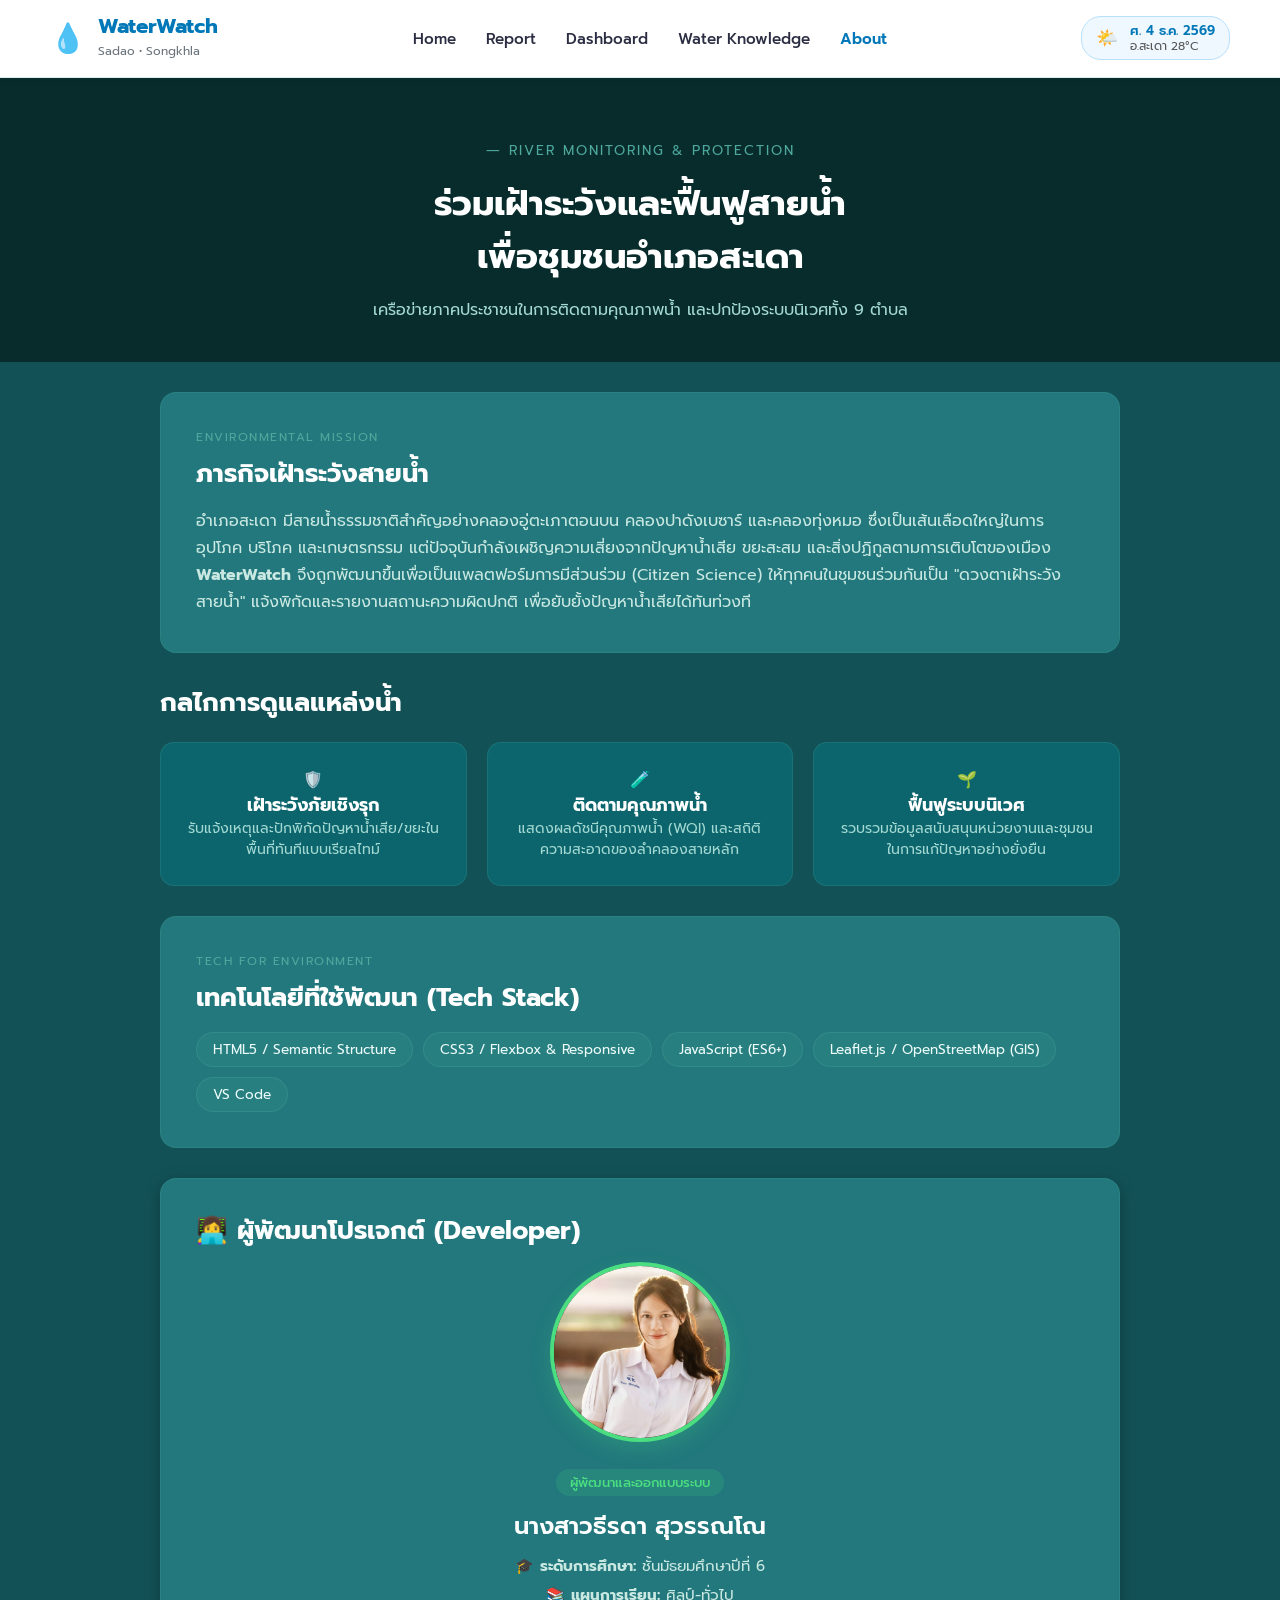
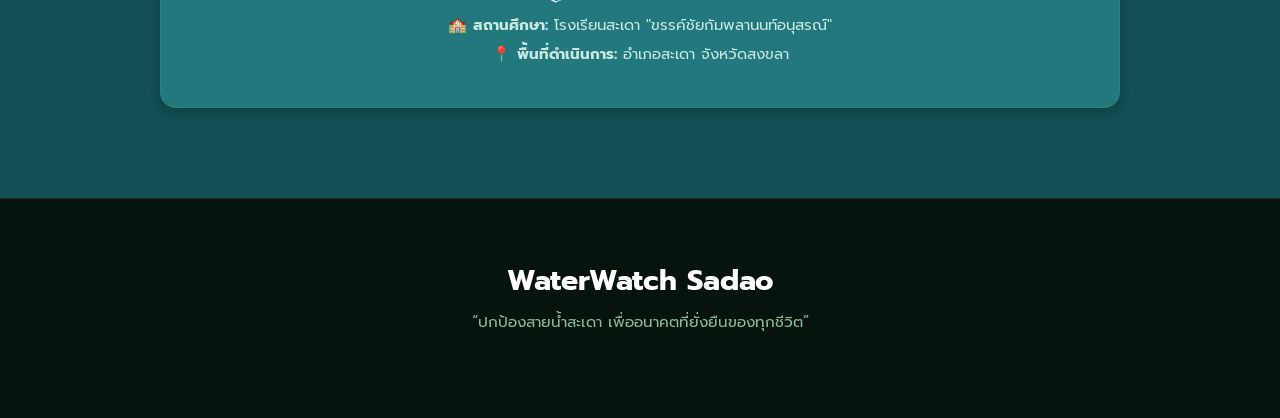
<file: about.html>
<!DOCTYPE html>
<html lang="th">
<head>
    <meta charset="UTF-8">
    <meta name="viewport" content="width=device-width, initial-scale=1.0">
    <title>About - WaterWatch เฝ้าระวังแหล่งน้ำสะเดา</title>
    <!-- Google Fonts -->
    <link href="https://fonts.googleapis.com/css2?family=Prompt:wght@300;400;500;600;700&display=swap" rel="stylesheet">
    <!-- Style CSS -->
    <link rel="stylesheet" href="style.css">
</head>
<body class="about-page">

    <!-- Header / Navbar -->
    <!-- แทนที่แท็ก header เดิมด้วยชุดนี้ -->
<header class="navbar" style="position: sticky !important; top: 0 !important; z-index: 99999 !important; display: flex; justify-content: space-between; align-items: center; padding: 15px 5%; background: #ffffff !important; box-shadow: 0 2px 8px rgba(0,0,0,0.1); box-sizing: border-box; width: 100%;">
    <div class="logo" style="display: flex; align-items: center; gap: 10px;">
        <span class="logo-icon" style="font-size: 24px;">💧</span>
        <div class="logo-text">
            <h2 style="margin: 0; font-size: 20px; color: #0077b6;">WaterWatch</h2>
            <small style="color: #666;">Sadao • Songkhla</small>
        </div>
    </div>
    
    <nav class="nav-menu">
        <a href="index.html">Home</a>
        <a href="report.html">Report</a>
        <a href="dashboard.html">Dashboard</a>
        <a href="knowledge.html">Water Knowledge</a>
        <a href="about.html" class="active">About</a>
    </nav>

    <div class="weather-date-widget" style="display: flex; align-items: center; gap: 12px; background: #f0f8ff; padding: 6px 14px; border-radius: 20px; border: 1px solid #b6e0fe;">
        <span style="font-size: 18px;">🌤️</span>
        <div style="font-size: 13px; color: #333; line-height: 1.2;">
            <div id="current-date" style="font-weight: 600; color: #0077b6;">กำลังโหลดวันที่...</div>
            <div style="color: #555; font-size: 12px;">อ.สะเดา 28°C</div>
        </div>
    </div>
</header> 

    <!-- Hero Header ธีมเฝ้าระวังสายน้ำ -->
    <header class="about-hero">
        <div class="about-hero-content">
            <span class="tagline">― RIVER MONITORING & PROTECTION</span>
            <h1>ร่วมเฝ้าระวังและฟื้นฟูสายน้ำ<br>เพื่อชุมชนอำเภอสะเดา</h1>
            <p>เครือข่ายภาคประชาชนในการติดตามคุณภาพน้ำ และปกป้องระบบนิเวศทั้ง 9 ตำบล</p>
        </div>
    </header>

    <!-- Content Section -->
    <main class="about-container">

        <!-- 1. ที่มาและความสำคัญ -->
        <section class="about-card">
            <span class="card-badge">ENVIRONMENTAL MISSION</span>
            <h2>ภารกิจเฝ้าระวังสายน้ำ</h2>
            <p>
                อำเภอสะเดา มีสายน้ำธรรมชาติสำคัญอย่างคลองอู่ตะเภาตอนบน คลองปาดังเบซาร์ และคลองทุ่งหมอ ซึ่งเป็นเส้นเลือดใหญ่ในการอุปโภค บริโภค และเกษตรกรรม แต่ปัจจุบันกำลังเผชิญความเสี่ยงจากปัญหาน้ำเสีย ขยะสะสม และสิ่งปฏิกูลตามการเติบโตของเมือง
            </p>
            <p>
                <strong>WaterWatch</strong> จึงถูกพัฒนาขึ้นเพื่อเป็นแพลตฟอร์มการมีส่วนร่วม (Citizen Science) ให้ทุกคนในชุมชนร่วมกันเป็น "ดวงตาเฝ้าระวังสายน้ำ" แจ้งพิกัดและรายงานสถานะความผิดปกติ เพื่อยับยั้งปัญหาน้ำเสียได้ทันท่วงที
            </p>
        </section>

        <!-- 2. วัตถุประสงค์ (Grid) -->
        <section class="about-section-grid">
            <h2 class="grid-section-title">กลไกการดูแลแหล่งน้ำ</h2>
            <div class="goals-grid">
                <div class="goal-item">
                    <span class="goal-icon">🛡️</span>
                    <h3>เฝ้าระวังภัยเชิงรุก</h3>
                    <p>รับแจ้งเหตุและปักพิกัดปัญหาน้ำเสีย/ขยะในพื้นที่ทันทีแบบเรียลไทม์</p>
                </div>
                <div class="goal-item">
                    <span class="goal-icon">🧪</span>
                    <h3>ติดตามคุณภาพน้ำ</h3>
                    <p>แสดงผลดัชนีคุณภาพน้ำ (WQI) และสถิติความสะอาดของลำคลองสายหลัก</p>
                </div>
                <div class="goal-item">
                    <span class="goal-icon">🌱</span>
                    <h3>ฟื้นฟูระบบนิเวศ</h3>
                    <p>รวบรวมข้อมูลสนับสนุนหน่วยงานและชุมชนในการแก้ปัญหาอย่างยั่งยืน</p>
                </div>
            </div>
        </section>

        <!-- 3. เครื่องมือและเทคโนโลยี -->
        <section class="about-card tech-card">
            <span class="card-badge">TECH FOR ENVIRONMENT</span>
            <h2>เทคโนโลยีที่ใช้พัฒนา (Tech Stack)</h2>
            <div class="tech-tags">
                <span class="tech-tag">HTML5 / Semantic Structure</span>
                <span class="tech-tag">CSS3 / Flexbox & Responsive</span>
                <span class="tech-tag">JavaScript (ES6+)</span>
                <span class="tech-tag">Leaflet.js / OpenStreetMap (GIS)</span>
                <span class="tech-tag">VS Code</span>
            </div>
        </section>

<!-- ส่วนข้อมูลผู้พัฒนา (Developer) -->
<div class="about-card" style="background: #1a2321; border-radius: 16px; padding: 40px; box-shadow: 0 4px 16px rgba(0,0,0,0.3); margin-bottom: 30px; border: 1px solid #2a3b37;">
    <h2 class="section-title" style="color: #4ade80; text-align: center; font-size: 24px; margin-top: 0; margin-bottom: 30px;">👩‍💻 ผู้พัฒนาโปรเจกต์ (Developer)</h2>
    
    <!-- ใช้โครงสร้างแบบตารางหรือบล็อกอิสระ ป้องกัน CSS นอกไฟล์มาดึงตำแหน่ง -->
    <div style="text-align: center;">
        
        <!-- กรอบรูปโปรไฟล์วงกลม -->
        <div style="width: 180px; height: 180px; border-radius: 50%; overflow: hidden; border: 4px solid #4ade80; box-shadow: 0 8px 20px rgba(74, 222, 128, 0.2); background: #121816; display: inline-block; margin-bottom: 20px;">
            <img src="6949.jpg" alt="นางสาวธีรดา สุวรรณโณ" style="width: 100%; height: 100%; object-fit: cover; object-position: center top; display: block;">
        </div>
        
        <!-- ข้อมูลรายละเอียดผู้พัฒนา -->
        <div style="transform: none !important; margin-top: 0 !important;">
            <div style="margin-bottom: 12px;">
                <span style="display: inline-block; background: rgba(74, 222, 128, 0.15); color: #4ade80; padding: 4px 14px; border-radius: 20px; font-size: 13px; font-weight: 500;">ผู้พัฒนาและออกแบบระบบ</span>
            </div>
            <h3 style="margin: 0 0 10px 0; color: #ffffff; font-size: 24px; font-weight: 600; transform: none !important;">นางสาวธีรดา สุวรรณโณ</h3>
            <div style="color: #b0bec5; font-size: 15px; line-height: 1.8; transform: none !important;">
                <p style="margin: 4px 0;">🎓 <strong>ระดับการศึกษา:</strong> ชั้นมัธยมศึกษาปีที่ 6</p>
                <p style="margin: 4px 0;">📚 <strong>แผนการเรียน:</strong> ศิลป์-ทั่วไป</p>
                <p style="margin: 4px 0;">🏫 <strong>สถานศึกษา:</strong> โรงเรียนสะเดา "ขรรค์ชัยกัมพลานนท์อนุสรณ์"</p>
                <p style="margin: 4px 0;">📍 <strong>พื้นที่ดำเนินการ:</strong> อำเภอสะเดา จังหวัดสงขลา</p>
            </div>
        </div>

    </div>
</div>
        </section>

    </main>

    <!-- Footer -->
    <footer class="story-footer">
        <div class="footer-content">
            <h2>WaterWatch Sadao</h2>
            <p>“ปกป้องสายน้ำสะเดา เพื่ออนาคตที่ยั่งยืนของทุกชีวิต”</p>

        </div>
    </footer>
<script>
        document.addEventListener("DOMContentLoaded", function() {
            const dateElement = document.getElementById('current-date');
            if (dateElement) {
                const options = { year: 'numeric', month: 'short', day: 'numeric', weekday: 'short' };
                const today = new Date().toLocaleDateString('th-TH', options);
                dateElement.textContent = today;
            }
        });
    </script>
</body>
</html>
</file>
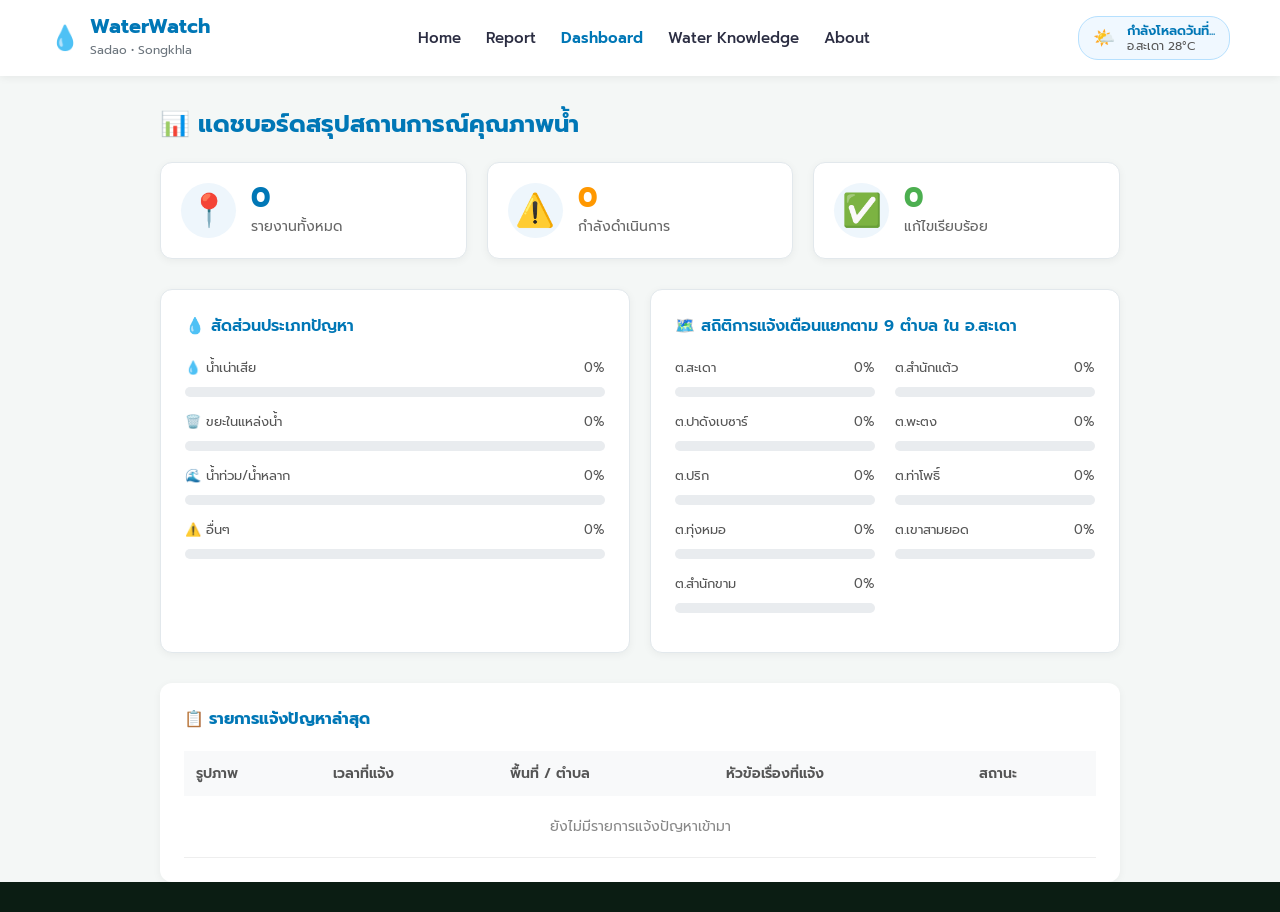
<file: dashboard.html>
<!DOCTYPE html>
<html lang="th">
<head>
    <meta charset="UTF-8">
    <meta name="viewport" content="width=device-width, initial-scale=1.0">
    <title>WaterWatch - แดชบอร์ดสรุปสถานการณ์</title>
    <!-- Google Fonts Prompt -->
    <link href="https://fonts.googleapis.com/css2?family=Prompt:wght@300;400;500;600;700&display=swap" rel="stylesheet">
    <link rel="stylesheet" href="style.css">

    <style>
        body {
            font-family: 'Prompt', sans-serif;
            background-color: #f4f7f6;
            margin: 0;
            padding: 0;
            color: #333;
        }

        /* Container การจัดวาง */
        .dashboard-container {
            max-width: 1000px;
            margin: 30px auto;
            padding: 0 20px;
        }

        /* Stat Cards */
        .stat-cards-grid {
            display: grid;
            grid-template-columns: repeat(auto-fit, minmax(250px, 1fr));
            gap: 20px;
            margin-bottom: 30px;
        }

        .stat-card {
            background: #ffffff;
            padding: 20px;
            border-radius: 12px;
            box-shadow: 0 2px 8px rgba(0,0,0,0.05);
            display: flex;
            align-items: center;
            gap: 15px;
        }

        .stat-icon {
            font-size: 32px;
            padding: 12px;
            border-radius: 50%;
            background: #eef6fc;
        }

        .stat-number {
            font-size: 28px;
            font-weight: 700;
            color: #0077b6;
            line-height: 1;
        }

        .stat-label {
            font-size: 14px;
            color: #666;
            margin-top: 4px;
        }

        /* Charts Grid */
        .charts-main-grid {
            display: grid;
            grid-template-columns: 1fr 1fr;
            gap: 20px;
            margin-bottom: 30px;
        }

        @media (max-width: 768px) {
            .charts-main-grid {
                grid-template-columns: 1fr;
            }
        }

        .chart-box {
            background: #ffffff;
            padding: 24px;
            border-radius: 12px;
            box-shadow: 0 2px 8px rgba(0,0,0,0.05);
        }

        .chart-box h4 {
            margin-top: 0;
            margin-bottom: 20px;
            color: #0077b6;
            font-size: 16px;
        }

        /* Bar Item */
        .chart-bar-item {
            margin-bottom: 15px;
        }

        .chart-bar-label {
            display: flex;
            justify-content: space-between;
            font-size: 13px;
            margin-bottom: 5px;
            color: #555;
        }

        .bar-bg {
            background: #e9ecef;
            height: 10px;
            border-radius: 10px;
            overflow: hidden;
        }

        .bar-fill {
            height: 100%;
            border-radius: 10px;
            transition: width 0.5s ease;
        }

        .bar-fill.blue { background-color: #0077b6; }
        .bar-fill.green { background-color: #28a745; }

        .charts-grid-2col {
            display: grid;
            grid-template-columns: 1fr 1fr;
            gap: 20px;
        }

        /* Table */
        .table-box {
            background: #ffffff;
            padding: 24px;
            border-radius: 12px;
            box-shadow: 0 2px 8px rgba(0,0,0,0.05);
        }

        .table-box h4 {
            margin-top: 0;
            margin-bottom: 20px;
            color: #0077b6;
        }

        .report-table {
            width: 100%;
            border-collapse: collapse;
            text-align: left;
            font-size: 14px;
        }

        .report-table th {
            background-color: #f8f9fa;
            padding: 12px;
            color: #555;
            font-weight: 600;
        }

        .report-table td {
            padding: 12px;
            border-bottom: 1px solid #eeeeee;
            vertical-align: middle;
        }

        .badge-status {
            padding: 4px 10px;
            border-radius: 12px;
            font-size: 12px;
            font-weight: 500;
            background: #fff3cd;
            color: #856404;
        }
    </style>
</head>
<body>

    <!-- Header / Navbar -->
    <!-- แทนที่แท็ก header เดิมด้วยชุดนี้ -->
<header class="navbar" style="position: sticky !important; top: 0 !important; z-index: 99999 !important; display: flex; justify-content: space-between; align-items: center; padding: 15px 5%; background: #ffffff !important; box-shadow: 0 2px 8px rgba(0,0,0,0.1); box-sizing: border-box; width: 100%;">
    <div class="logo" style="display: flex; align-items: center; gap: 10px;">
        <span class="logo-icon" style="font-size: 24px;">💧</span>
        <div class="logo-text">
            <h2 style="margin: 0; font-size: 20px; color: #0077b6;">WaterWatch</h2>
            <small style="color: #666;">Sadao • Songkhla</small>
        </div>
    </div>
    
    <nav class="nav-menu">
        <a href="index.html" >Home</a>
        <a href="report.html">Report</a>
        <a href="dashboard.html" class="active">Dashboard</a>
        <a href="knowledge.html">Water Knowledge</a>
        <a href="about.html">About</a>
    </nav>

    <div class="weather-date-widget" style="display: flex; align-items: center; gap: 12px; background: #f0f8ff; padding: 6px 14px; border-radius: 20px; border: 1px solid #b6e0fe;">
        <span style="font-size: 18px;">🌤️</span>
        <div style="font-size: 13px; color: #333; line-height: 1.2;">
            <div id="current-date" style="font-weight: 600; color: #0077b6;">กำลังโหลดวันที่...</div>
            <div style="color: #555; font-size: 12px;">อ.สะเดา 28°C</div>
        </div>
    </div>
</header>

    <div class="dashboard-container">
        <h2 style="color: #0077b6; margin-bottom: 20px;">📊 แดชบอร์ดสรุปสถานการณ์คุณภาพน้ำ</h2>

        <!-- 1. การ์ดสรุปตัวเลขภาพรวม -->
        <div class="stat-cards-grid">
            <div class="stat-card">
                <div class="stat-icon">📍</div>
                <div>
                    <div class="stat-number" id="total-reports">0</div>
                    <div class="stat-label">รายงานทั้งหมด</div>
                </div>
            </div>
            <div class="stat-card">
                <div class="stat-icon">⚠️</div>
                <div>
                    <div class="stat-number" id="pending-reports" style="color: #ff9800;">0</div>
                    <div class="stat-label">กำลังดำเนินการ</div>
                </div>
            </div>
            <div class="stat-card">
                <div class="stat-icon">✅</div>
                <div>
                    <div class="stat-number" id="resolved-reports" style="color: #4caf50;">0</div>
                    <div class="stat-label">แก้ไขเรียบร้อย</div>
                </div>
            </div>
        </div>

        <!-- 2. ส่วนแสดงกราฟสถิติ -->
        <div class="charts-main-grid">
            
            <!-- สัดส่วนประเภทปัญหา -->
            <div class="chart-box">
                <h4>💧 สัดส่วนประเภทปัญหา</h4>
                <div id="problem-chart-container">
                    <div class="chart-bar-item">
                        <div class="chart-bar-label">
                            <span>💧 น้ำเน่าเสีย</span>
                            <span id="prob-val-1">0%</span>
                        </div>
                        <div class="bar-bg"><div class="bar-fill blue" id="prob-bar-1" style="width: 0%;"></div></div>
                    </div>
                    <div class="chart-bar-item">
                        <div class="chart-bar-label">
                            <span>🗑️ ขยะในแหล่งน้ำ</span>
                            <span id="prob-val-2">0%</span>
                        </div>
                        <div class="bar-bg"><div class="bar-fill blue" id="prob-bar-2" style="width: 0%;"></div></div>
                    </div>
                    <div class="chart-bar-item">
                        <div class="chart-bar-label">
                            <span>🌊 น้ำท่วม/น้ำหลาก</span>
                            <span id="prob-val-3">0%</span>
                        </div>
                        <div class="bar-bg"><div class="bar-fill blue" id="prob-bar-3" style="width: 0%;"></div></div>
                    </div>
                    <div class="chart-bar-item">
                        <div class="chart-bar-label">
                            <span>⚠️ อื่นๆ</span>
                            <span id="prob-val-4">0%</span>
                        </div>
                        <div class="bar-bg"><div class="bar-fill blue" id="prob-bar-4" style="width: 0%;"></div></div>
                    </div>
                </div>
            </div>

            <!-- สถิติการแจ้งเตือนแยกตาม 9 ตำบล -->
            <div class="chart-box">
                <h4>🗺️ สถิติการแจ้งเตือนแยกตาม 9 ตำบล ใน อ.สะเดา</h4>
                <div class="charts-grid-2col" id="location-chart-container">
                    <div>
                        <div class="chart-bar-item" data-loc="ต.สะเดา">
                            <div class="chart-bar-label"><span>ต.สะเดา</span><span class="loc-percent">0%</span></div>
                            <div class="bar-bg"><div class="bar-fill green" style="width: 0%;"></div></div>
                        </div>
                        <div class="chart-bar-item" data-loc="ต.ปาดังเบซาร์">
                            <div class="chart-bar-label"><span>ต.ปาดังเบซาร์</span><span class="loc-percent">0%</span></div>
                            <div class="bar-bg"><div class="bar-fill green" style="width: 0%;"></div></div>
                        </div>
                        <div class="chart-bar-item" data-loc="ต.ปริก">
                            <div class="chart-bar-label"><span>ต.ปริก</span><span class="loc-percent">0%</span></div>
                            <div class="bar-bg"><div class="bar-fill green" style="width: 0%;"></div></div>
                        </div>
                        <div class="chart-bar-item" data-loc="ต.ทุ่งหมอ">
                            <div class="chart-bar-label"><span>ต.ทุ่งหมอ</span><span class="loc-percent">0%</span></div>
                            <div class="bar-bg"><div class="bar-fill green" style="width: 0%;"></div></div>
                        </div>
                        <div class="chart-bar-item" data-loc="ต.สำนักขาม">
                            <div class="chart-bar-label"><span>ต.สำนักขาม</span><span class="loc-percent">0%</span></div>
                            <div class="bar-bg"><div class="bar-fill green" style="width: 0%;"></div></div>
                        </div>
                    </div>
                    <div>
                        <div class="chart-bar-item" data-loc="ต.สำนักแต้ว">
                            <div class="chart-bar-label"><span>ต.สำนักแต้ว</span><span class="loc-percent">0%</span></div>
                            <div class="bar-bg"><div class="bar-fill green" style="width: 0%;"></div></div>
                        </div>
                        <div class="chart-bar-item" data-loc="ต.พะตง">
                            <div class="chart-bar-label"><span>ต.พะตง</span><span class="loc-percent">0%</span></div>
                            <div class="bar-bg"><div class="bar-fill green" style="width: 0%;"></div></div>
                        </div>
                        <div class="chart-bar-item" data-loc="ต.ท่าโพธิ์">
                            <div class="chart-bar-label"><span>ต.ท่าโพธิ์</span><span class="loc-percent">0%</span></div>
                            <div class="bar-bg"><div class="bar-fill green" style="width: 0%;"></div></div>
                        </div>
                        <div class="chart-bar-item" data-loc="ต.เขาสามยอด">
                            <div class="chart-bar-label"><span>ต.เขาสามยอด</span><span class="loc-percent">0%</span></div>
                            <div class="bar-bg"><div class="bar-fill green" style="width: 0%;"></div></div>
                        </div>
                    </div>
                </div>
            </div>

        </div>

        <!-- 3. ตารางรายการแจ้งปัญหาล่าสุด -->
        <div class="table-box">
            <h4>📋 รายการแจ้งปัญหาล่าสุด</h4>
            <div style="overflow-x: auto;">
                <table class="report-table">
                    <thead>
                        <tr>
                            <th>รูปภาพ</th>
                            <th>เวลาที่แจ้ง</th>
                            <th>พื้นที่ / ตำบล</th>
                            <th>หัวข้อเรื่องที่แจ้ง</th>
                            <th>สถานะ</th>
                        </tr>
                    </thead>
                    <tbody id="report-table-body">
                        <!-- รายการจาก localStorage จะถูกเรนเดอร์มาใส่ตรงนี้ -->
                    </tbody>
                </table>
            </div>
        </div>
    </div>

    <!-- Script สำหรับดึงข้อมูลและประมวลผลสถิติ -->
    <script>
        document.addEventListener("DOMContentLoaded", function() {
            // 1. ดึงข้อมูลจาก localStorage
            const reports = JSON.parse(localStorage.getItem('waterWatchReports')) || [];
            const totalReports = reports.length;

            // อัปเดตตัวเลขการ์ดสรุป
            document.getElementById('total-reports').textContent = totalReports;
            document.getElementById('pending-reports').textContent = totalReports; // ตั้งเริ่มต้นเป็นรอตรวจสอบ
            document.getElementById('resolved-reports').textContent = 0;

            // 2. ประมวลผลประเภทปัญหา
            let probCounts = {
                "น้ำเน่าเสีย": 0,
                "ขยะในแหล่งน้ำ": 0,
                "น้ำท่วม/น้ำหลาก": 0,
                "อื่นๆ": 0
            };

            // 3. ประมวลผล 9 ตำบล
            let locCounts = {
                "ต.สะเดา": 0,
                "ต.สำนักแต้ว": 0,
                "ต.ปาดังเบซาร์": 0,
                "ต.พะตง": 0,
                "ต.ปริก": 0,
                "ต.ท่าโพธิ์": 0,
                "ต.ทุ่งหมอ": 0,
                "ต.เขาสามยอด": 0,
                "ต.สำนักขาม": 0
            };

            // วนลูปนับจำนวน
            reports.forEach(rep => {
                // แยกประเภทปัญหา
                let title = (rep.title || "").trim();
                if (probCounts.hasOwnProperty(title)) {
                    probCounts[title]++;
                } else if (title.includes("น้ำเน่า") || title.includes("คุณภาพน้ำ")) {
                    probCounts["น้ำเน่าเสีย"]++;
                } else if (title.includes("ขยะ")) {
                    probCounts["ขยะในแหล่งน้ำ"]++;
                } else if (title.includes("ท่วม") || title.includes("หลาก")) {
                    probCounts["น้ำท่วม/น้ำหลาก"]++;
                } else {
                    probCounts["อื่นๆ"]++;
                }

                // แยกตำบล
                let loc = (rep.location || "").trim();
                if (locCounts.hasOwnProperty(loc)) {
                    locCounts[loc]++;
                } else {
                    // ค้นหาคำที่ตรงกันกรณีชื่อไม่เป๊ะ
                    Object.keys(locCounts).forEach(k => {
                        if (loc.includes(k.replace("ต.", ""))) {
                            locCounts[k]++;
                        }
                    });
                }
            });

            // 4. แสดงผลกราฟสัดส่วนประเภทปัญหา
            const getPercentStr = (count) => totalReports > 0 ? Math.round((count / totalReports) * 100) + "%" : "0%";
            const getPercentVal = (count) => totalReports > 0 ? (count / totalReports) * 100 : 0;

            document.getElementById('prob-val-1').textContent = getPercentStr(probCounts["น้ำเน่าเสีย"]);
            document.getElementById('prob-bar-1').style.width = getPercentVal(probCounts["น้ำเน่าเสีย"]) + "%";

            document.getElementById('prob-val-2').textContent = getPercentStr(probCounts["ขยะในแหล่งน้ำ"]);
            document.getElementById('prob-bar-2').style.width = getPercentVal(probCounts["ขยะในแหล่งน้ำ"]) + "%";

            document.getElementById('prob-val-3').textContent = getPercentStr(probCounts["น้ำท่วม/น้ำหลาก"]);
            document.getElementById('prob-bar-3').style.width = getPercentVal(probCounts["น้ำท่วม/น้ำหลาก"]) + "%";

            document.getElementById('prob-val-4').textContent = getPercentStr(probCounts["อื่นๆ"]);
            document.getElementById('prob-bar-4').style.width = getPercentVal(probCounts["อื่นๆ"]) + "%";

            // 5. แสดงผลกราฟแท่ง 9 ตำบล
            const locItems = document.querySelectorAll('#location-chart-container .chart-bar-item');
            locItems.forEach(item => {
                const locName = item.getAttribute('data-loc');
                if (locName && locCounts.hasOwnProperty(locName)) {
                    const count = locCounts[locName];
                    const percentStr = getPercentStr(count);
                    const percentVal = getPercentVal(count);

                    const percentSpan = item.querySelector('.loc-percent');
                    const barFill = item.querySelector('.bar-fill');

                    if (percentSpan) percentSpan.textContent = percentStr;
                    if (barFill) barFill.style.width = percentVal + "%";
                }
            });

            // 6. เรนเดอร์รายการแจ้งปัญหาล่าสุดลงตาราง
            const tbody = document.getElementById('report-table-body');
            if (tbody) {
                if (reports.length === 0) {
                    tbody.innerHTML = `<tr><td colspan="5" style="text-align: center; color: #888; padding: 20px;">ยังไม่มีรายการแจ้งปัญหาเข้ามา</td></tr>`;
                } else {
                    let tableHTML = '';
                    reports.forEach(item => {
                        const imgHTML = item.image 
                            ? `<img src="${item.image}" style="width: 50px; height: 50px; object-fit: cover; border-radius: 6px;">` 
                            : `<div style="width:50px; height:50px; background:#eee; border-radius:6px; display:flex; align-items:center; justify-content:center; color:#888; font-size:10px;">ไม่มีรูป</div>`;

                        tableHTML += `
                            <tr>
                                <td>${imgHTML}</td>
                                <td>${item.time || '-'}</td>
                                <td>📍 ${item.location || 'อ.สะเดา'}</td>
                                <td><strong>${item.title || 'แจ้งปัญหาคุณภาพน้ำ'}</strong></td>
                                <td><span class="badge-status">${item.status || 'รอตรวจสอบ'}</span></td>
                            </tr>
                        `;
                    });
                    tbody.innerHTML = tableHTML;
                }
            }
        });
    </script>
</body>
</html>
</file>
<file: style.css>
body {
    margin: 0;
    padding: 0;
    width: 100%;
    overflow-x: hidden;
}

.container {
    width: 100%;
    max-width: 100%;
    margin: 0 auto;
    padding: 15px;
    box-sizing: border-box;
}
/* ตั้งค่าพื้นฐาน */
* {
    margin: 0;
    padding: 0;
    box-sizing: border-box;
    font-family: 'Prompt', sans-serif;
}

body {
    background-color: #f8f9fa;
    color: #333;
}

/* Navbar */
.navbar {
    display: flex;
    justify-content: space-between;
    align-items: center;
    padding: 15px 50px;
    background-color: #ffffff;
    box-shadow: 0 2px 5px rgba(0,0,0,0.05);
    position: sticky;
    top: 0;
    z-index: 1000;
}

.logo {
    display: flex;
    align-items: center;
    gap: 10px;
}

.logo-icon {
    font-size: 28px;
}

.logo-text h2 {
    font-size: 20px;
    color: #0d47a1;
    line-height: 1.1;
}

.logo-text small {
    font-size: 12px;
    color: #666;
}

.nav-menu {
    display: flex;
    gap: 25px;
}

.nav-menu a {
    text-decoration: none;
    color: #444;
    font-weight: 500;
    font-size: 15px;
    transition: color 0.3s;
}

.nav-menu a:hover, .nav-menu a.active {
    color: #0077b6;
}

.btn-login {
    background-color: #0077b6;
    color: white;
    border: none;
    padding: 8px 20px;
    border-radius: 20px;
    cursor: pointer;
    font-weight: 500;
    transition: background 0.3s;
}

.btn-login:hover {
    background-color: #023e8a;
}

/* Hero Section */
.hero-section {
    background: linear-gradient(rgba(0, 0, 0, 0.4), rgba(0, 0, 0, 0.4)), url('https://images.unsplash.com/photo-1506744038136-46273834b3fb?auto=format&fit=crop&w=1600&q=80') center/cover no-repeat;
    color: white;
    padding: 80px 50px;
    display: flex;
    justify-content: space-between;
    align-items: center;
}

.hero-content {
    max-width: 650px;
}

.hero-content h1 {
    font-size: 38px;
    font-weight: 700;
    margin-bottom: 15px;
    line-height: 1.3;
}

.hero-content h1 span {
    color: #48cae4;
}

.hero-content p {
    font-size: 15px;
    margin-bottom: 25px;
    line-height: 1.6;
    color: #f1f1f1;
}

.hero-buttons {
    display: flex;
    gap: 15px;
}

.btn {
    padding: 10px 20px;
    border-radius: 8px;
    text-decoration: none;
    font-weight: 500;
    font-size: 14px;
    transition: transform 0.2s;
    display: inline-block;
}

.btn:hover {
    transform: translateY(-2px);
}

.btn-primary {
    background-color: #0077b6;
    color: white;
}

.btn-success {
    background-color: #2d6a4f;
    color: white;
}

.hero-slogan {
    font-size: 20px;
    font-style: italic;
    font-weight: 600;
    border-left: 4px solid #48cae4;
    padding: 15px 20px;
    background: rgba(0, 0, 0, 0.3);
    border-radius: 0 8px 8px 0;
}

/* Stats Bar */
.stats-bar {
    display: flex;
    justify-content: space-around;
    background: white;
    margin: -30px 50px 30px 50px;
    padding: 20px;
    border-radius: 12px;
    box-shadow: 0 4px 15px rgba(0,0,0,0.08);
    position: relative;
    z-index: 10;
}

.stat-item {
    display: flex;
    align-items: center;
    gap: 12px;
}

.stat-icon, .stat-badge {
    font-size: 24px;
    width: 45px;
    height: 45px;
    display: flex;
    align-items: center;
    justify-content: center;
    border-radius: 10px;
}

.text-blue { background-color: #e0f7fa; color: #0077b6; }
.bg-green { background-color: #e8f5e9; color: #2e7d32; font-weight: bold; font-size: 18px; }
.bg-orange { background-color: #fff3e0; color: #ef6c00; font-weight: bold; font-size: 18px; }
.bg-red { background-color: #ffebee; color: #c62828; font-weight: bold; font-size: 18px; }

.stat-info h4 {
    font-size: 14px;
    color: #555;
}

.stat-info p {
    font-size: 16px;
    color: #222;
}

.timestamp {
    border-left: 1px solid #eee;
    padding-left: 20px;
}

.timestamp small {
    color: #776;
    font-size: 11px;
}

.timestamp p {
    font-size: 13px;
    font-weight: 500;
}

/* Main Container Grid */
.main-container {
    display: grid;
    grid-template-columns: 2fr 1fr;
    gap: 25px;
    padding: 0 50px 50px 50px;
}

.map-section, .reports-section {
    background: white;
    padding: 20px;
    border-radius: 12px;
    box-shadow: 0 2px 10px rgba(0,0,0,0.04);
}

.section-header {
    display: flex;
    justify-content: space-between;
    align-items: center;
    margin-bottom: 10px;
}

.section-header h3 {
    font-size: 16px;
    color: #333;
}

.link-more {
    font-size: 13px;
    color: #0077b6;
    text-decoration: none;
}

.link-more:hover {
    text-decoration: underline;
}

/* Report Cards */
.report-list {
    display: flex;
    flex-direction: column;
    gap: 12px;
}

.report-card {
    display: flex;
    align-items: center;
    gap: 12px;
    padding: 10px;
    border: 1px solid #eee;
    border-radius: 8px;
    position: relative;
}

.report-card img {
    width: 65px;
    height: 65px;
    border-radius: 6px;
    object-fit: cover;
}

.report-details h4 {
    font-size: 14px;
    color: #222;
    margin-bottom: 3px;
}

.report-details p {
    font-size: 12px;
    color: #666;
    margin-bottom: 2px;
}

.report-details small {
    font-size: 11px;
    color: #999;
}

.status-badge {
    position: absolute;
    right: 10px;
    top: 10px;
    font-size: 11px;
    padding: 3px 8px;
    border-radius: 4px;
    font-weight: 500;
}

.status-warning { background-color: #fff8e1; color: #f57f17; }
.status-info { background-color: #e3f2fd; color: #1976d2; }
.status-success { background-color: #e8f5e9; color: #388e3c; }

/* ==========================================
   STYLE SPECIFIC FOR REPORT PAGE (ตามภาพตัวอย่าง)
   ========================================== */

.report-page-bg {
    background: #eef6f9;
    font-family: 'Prompt', sans-serif;
    color: #2b3a42;
}

/* Header Banner สไตล์ฟ้าไล่เฉดมีคลื่นน้ำ */
.report-banner {
    background: linear-gradient(135deg, #e3f2fd 0%, #bbdefb 100%);
    padding: 40px 20px 80px 20px;
    display: flex;
    justify-content: center;
    position: relative;
    border-bottom-left-radius: 30px;
    border-bottom-right-radius: 30px;
}

.banner-content {
    display: flex;
    align-items: center;
    gap: 20px;
    max-width: 800px;
    width: 100%;
}

.banner-icon-box {
    width: 70px;
    height: 70px;
    background: #ffffff;
    border-radius: 50%;
    display: flex;
    align-items: center;
    justify-content: center;
    font-size: 32px;
    box-shadow: 0 4px 15px rgba(0, 119, 182, 0.15);
}

.banner-text h1 {
    font-size: 32px;
    color: #004d61;
    font-weight: 700;
    margin-bottom: 4px;
}

.banner-text p {
    font-size: 16px;
    color: #00695c;
}

/* Main Form Card */
.report-card-container {
    max-width: 850px;
    margin: -50px auto 60px auto;
    background: #ffffff;
    border-radius: 24px;
    padding: 40px 45px;
    box-shadow: 0 10px 30px rgba(0, 77, 97, 0.08);
    position: relative;
    z-index: 10;
}

.form-section {
    margin-bottom: 28px;
}

.section-title {
    display: flex;
    align-items: center;
    gap: 10px;
    font-size: 17px;
    font-weight: 600;
    color: #1b4965;
    margin-bottom: 12px;
}

.title-icon.green {
    color: #2e7d32;
    font-size: 20px;
}

/* Inputs & Select Elements */
.input-with-icon {
    position: relative;
    display: flex;
    align-items: center;
}

.input-icon {
    position: absolute;
    left: 15px;
    font-size: 16px;
    color: #78909c;
    pointer-events: none;
}

.custom-input {
    width: 100%;
    padding: 14px 15px 14px 45px;
    background-color: #f4f7f9;
    border: 1px solid #e2e8ec;
    border-radius: 14px;
    font-size: 15px;
    font-family: 'Prompt', sans-serif;
    color: #37474f;
    outline: none;
    appearance: none;
    transition: all 0.2s ease;
}

.custom-input:focus {
    background-color: #ffffff;
    border-color: #0077b6;
    box-shadow: 0 0 0 3px rgba(0, 119, 182, 0.1);
}

.select-arrow {
    position: absolute;
    right: 18px;
    font-size: 10px;
    color: #607d8b;
    pointer-events: none;
}

/* Problem Type Chips (ปุ่มเลือกประเภท) */
.problem-chips {
    display: flex;
    flex-wrap: wrap;
    gap: 12px;
}

.chip {
    display: flex;
    align-items: center;
    gap: 8px;
    padding: 10px 18px;
    background: #f4f7f9;
    border: 1px solid #e2e8ec;
    border-radius: 14px;
    font-size: 14px;
    font-family: 'Prompt', sans-serif;
    color: #455a64;
    cursor: pointer;
    transition: all 0.2s ease;
}

.chip:hover {
    background: #e9f1f5;
}

.chip.active {
    background: #e1f5fe;
    border-color: #81d4fa;
    color: #0277bd;
    font-weight: 500;
}

/* Textarea Layout */
.textarea-wrapper {
    position: relative;
}

.textarea-icon {
    position: absolute;
    left: 15px;
    top: 14px;
    font-size: 16px;
    color: #78909c;
}

.custom-textarea {
    width: 100%;
    padding: 14px 15px 30px 45px;
    background-color: #ffffff;
    border: 1px solid #d0d7de;
    border-radius: 14px;
    font-size: 14px;
    font-family: 'Prompt', sans-serif;
    outline: none;
    resize: vertical;
}

.custom-textarea:focus {
    border-color: #0077b6;
}

.char-count {
    position: absolute;
    right: 15px;
    bottom: 12px;
    font-size: 12px;
    color: #90a4ae;
}

/* Upload Zone กรอบปะฟ้า */
.drop-upload-zone {
    border: 2px dashed #b0bec5;
    background: #f8fafb;
    border-radius: 16px;
    padding: 30px 20px;
    text-align: center;
    cursor: pointer;
    transition: all 0.2s;
}

.drop-upload-zone:hover {
    background: #eef6fc;
    border-color: #0077b6;
}

.upload-cloud-icon {
    font-size: 36px;
    color: #0077b6;
    margin-bottom: 6px;
}

.upload-title {
    font-size: 15px;
    font-weight: 600;
    color: #0077b6;
}

.upload-sub {
    font-size: 13px;
    color: #78909c;
    margin-top: 2px;
}

.file-input-hidden {
    display: none;
}

/* 2 Columns Input */
.grid-2col {
    display: grid;
    grid-template-columns: 1fr 1fr;
    gap: 15px;
}

/* Submit Button เขียวสวยงาม */
.submit-wrapper {
    text-align: center;
    margin-top: 35px;
}

.btn-submit-green {
    width: 100%;
    padding: 16px;
    background: linear-gradient(135deg, #2e7d32 0%, #256d29 100%);
    color: #ffffff;
    border: none;
    border-radius: 14px;
    font-size: 17px;
    font-weight: 600;
    font-family: 'Prompt', sans-serif;
    cursor: pointer;
    box-shadow: 0 6px 20px rgba(46, 125, 50, 0.25);
    transition: all 0.2s;
    display: flex;
    align-items: center;
    justify-content: center;
    gap: 10px;
}

.btn-submit-green:hover {
    background: linear-gradient(135deg, #256d29 0%, #1b5e20 100%);
    transform: translateY(-2px);
    box-shadow: 0 8px 25px rgba(46, 125, 50, 0.35);
}

.privacy-note {
    font-size: 12px;
    color: #78909c;
    margin-top: 12px;
}

/* ==========================================
   STYLE FOR SUCCESS MODAL (ป๊อปอัพสำเร็จ)
   ========================================== */

/* ซ่อน Modal ไว้ก่อนเริ่มแรก */
.modal-overlay {
    display: none; 
    position: fixed;
    top: 0;
    left: 0;
    width: 100%;
    height: 100%;
    background: rgba(0, 0, 0, 0.5);
    backdrop-filter: blur(4px);
    z-index: 1000;
    align-items: center;
    justify-content: center;
}

.modal-card {
    background: #ffffff;
    max-width: 400px;
    width: 90%;
    padding: 35px 30px;
    border-radius: 24px;
    text-align: center;
    box-shadow: 0 15px 35px rgba(0, 0, 0, 0.15);
    animation: modalPop 0.3s ease-out;
}

@keyframes modalPop {
    0% { transform: scale(0.8); opacity: 0; }
    100% { transform: scale(1); opacity: 1; }
}

.success-icon-box {
    width: 70px;
    height: 70px;
    background: #e8f5e9;
    color: #2e7d32;
    font-size: 36px;
    font-weight: bold;
    border-radius: 50%;
    display: flex;
    align-items: center;
    justify-content: center;
    margin: 0 auto 20px auto;
    box-shadow: 0 5px 15px rgba(46, 125, 50, 0.15);
}

.modal-card h3 {
    font-size: 20px;
    color: #1b4965;
    font-weight: 600;
    margin-bottom: 10px;
}

.modal-card p {
    font-size: 15px;
    color: #555;
    line-height: 1.5;
    margin-bottom: 25px;
}

.btn-modal-ok {
    width: 100%;
    padding: 12px;
    background: #2e7d32;
    color: #ffffff;
    border: none;
    border-radius: 12px;
    font-size: 16px;
    font-weight: 600;
    font-family: 'Prompt', sans-serif;
    cursor: pointer;
    transition: background 0.2s;
}

.btn-modal-ok:hover {
    background: #1b5e20;
}

/* ==========================================
   STYLE FOR DASHBOARD PAGE (แดชบอร์ด)
   ========================================== */

.dashboard-stats-grid {
    display: grid;
    grid-template-columns: repeat(3, 1fr);
    gap: 20px;
    margin-bottom: 35px;
}

.stat-card {
    background: #f4f7f9;
    border: 1px solid #e2e8ec;
    border-radius: 18px;
    padding: 20px 25px;
    display: flex;
    align-items: center;
    gap: 20px;
    transition: transform 0.2s;
}

.stat-card:hover {
    transform: translateY(-3px);
    box-shadow: 0 6px 20px rgba(0, 0, 0, 0.05);
}

.stat-icon {
    width: 55px;
    height: 55px;
    border-radius: 14px;
    display: flex;
    align-items: center;
    justify-content: center;
    font-size: 24px;
}

.stat-icon.blue { background: #e1f5fe; color: #0277bd; }
.stat-icon.orange { background: #fff3e0; color: #ef6c00; }
.stat-icon.green { background: #e8f5e9; color: #2e7d32; }

.stat-info h3 {
    font-size: 26px;
    font-weight: 700;
    color: #1b4965;
    margin-bottom: 2px;
}

.stat-info p {
    font-size: 14px;
    color: #607d8b;
}

.dashboard-section-box {
    margin-top: 40px;
}

.section-heading {
    font-size: 18px;
    font-weight: 600;
    color: #1b4965;
    margin-bottom: 20px;
    display: flex;
    align-items: center;
    gap: 10px;
}

.charts-grid-2col {
    display: grid;
    grid-template-columns: 1fr 1fr;
    gap: 20px;
}

.chart-box {
    background: #f8fafb;
    border: 1px solid #e2e8ec;
    border-radius: 18px;
    padding: 25px;
}

.chart-box h4 {
    font-size: 16px;
    color: #37474f;
    margin-bottom: 20px;
    font-weight: 600;
}

.chart-bar-item {
    margin-bottom: 14px;
}

.chart-bar-item span {
    font-size: 13px;
    color: #555;
    display: block;
    margin-bottom: 5px;
}

.bar-bg {
    width: 100%;
    height: 10px;
    background: #e0e0e0;
    border-radius: 5px;
}

.bar-fill {
    height: 100%;
    border-radius: 5px;
}

.bar-fill.blue { background: #0077b6; }
.bar-fill.orange { background: #fb8c00; }
.bar-fill.cyan { background: #00acc1; }
.bar-fill.gray { background: #78909c; }
.bar-fill.green { background: #2e7d32; }

/* Table Style */
.table-responsive {
    overflow-x: auto;
}

.custom-table {
    width: 100%;
    border-collapse: collapse;
    text-align: left;
    font-size: 14px;
}

.custom-table th {
    background: #f4f7f9;
    color: #1b4965;
    padding: 14px 18px;
    font-weight: 600;
    border-bottom: 2px solid #e2e8ec;
}

.custom-table td {
    padding: 14px 18px;
    border-bottom: 1px solid #e2e8ec;
    color: #37474f;
}

.custom-table tr:hover td {
    background: #fafbfc;
}

.badge {
    padding: 6px 12px;
    border-radius: 20px;
    font-size: 12px;
    font-weight: 500;
    display: inline-block;
}

.badge.orange { background: #fff3e0; color: #e65100; }
.badge.green { background: #e8f5e9; color: #2e7d32; }

/* ==========================================
   STYLE FOR KNOWLEDGE PAGE (หน้าความรู้เรื่องน้ำ)
   ========================================== */

.knowledge-grid {
    display: grid;
    grid-template-columns: repeat(auto-fit, minmax(280px, 1fr));
    gap: 25px;
}

.knowledge-card {
    background: #f8fafb;
    border: 1px solid #e2e8ec;
    border-radius: 18px;
    transition: transform 0.2s, box-shadow 0.2s;
    display: flex;
    flex-direction: column;
}

.knowledge-card:hover {
    transform: translateY(-4px);
    box-shadow: 0 8px 25px rgba(223, 221, 221, 0.06);
}

.knowledge-img-placeholder {
    height: 140px;
    background: linear-gradient(135deg, #e3f2fd 0%, #c8e6c9 100%);
    display: flex;
    align-items: center;
    justify-content: center;
    font-size: 48px;
}

.knowledge-content {
    padding: 22px;
    display: flex;
    flex-direction: column;
    flex-grow: 1;
}

.knowledge-tag {
    font-size: 11px;
    font-weight: 600;
    color: #0077b6;
    background: #e1f5fe;
    padding: 4px 10px;
    border-radius: 20px;
    display: inline-block;
    width: fit-content;
    margin-bottom: 10px;
}

.knowledge-content h3 {
    font-size: 17px;
    color: #1b4965;
    font-weight: 600;
    margin-bottom: 8px;
    line-height: 1.4;
}

.knowledge-content p {
    font-size: 13px;
    color: #607d8b;
    line-height: 1.5;
    margin-bottom: 20px;
    flex-grow: 1;
}

.read-more-btn {
    font-size: 13px;
    font-weight: 600;
    color: #2e7d32;
    text-decoration: none;
    transition: color 0.2s;
}

.read-more-btn:hover {
    color: #1b5e20;
    text-decoration: underline;
}

/* --- สไตล์เฉพาะสำหรับหน้า Knowledge (บทความเต็มหน้า) --- */
.main-content {
    padding: 40px 35px;
    display: flex;
    flex-direction: column;
    gap: 28px;
}

/* บล็อกการ์ดบทความแบบแสดงเต็มความกว้าง */
.info-card {
    background-color: #fbf9f3;
    border-radius: 20px;
    padding: 30px 35px;
    display: block; /* บังคับให้เรียงต่อกันลงมาแบบเต็มบรรทัด */
    border: 1px solid #e2d9c5;
    box-shadow: 0 4px 15px rgba(25, 48, 33, 0.03);
    position: relative;
}

/* จัดสัดส่วนข้อความข้างในให้อ่านง่าย สบายตา */
.card-text {
    width: 100%;
}

.card-title {
    font-size: 1.65rem;
    font-weight: 700;
    color: #1b3d29;
    margin-bottom: 12px;
    line-height: 1.3;
}

.card-desc {
    font-size: 0.98rem;
    color: #425447;
    line-height: 1.75;
}

/* --- Fix Navbar Alignment --- */
.knowledge-page .navbar {
    display: flex !important;
    justify-content: space-between !important;
    align-items: center !important;
    padding: 25px 80px !important;
    position: absolute !important;
    top: 0 !important;
    left: 0 !important;
    width: 100% !important;
    box-sizing: border-box !important;
    z-index: 10 !important;
}

.knowledge-page .nav-links {
    display: flex !important;
    flex-direction: row !important;
    list-style: none !important;
    gap: 32px !important;
    margin: 0 !important;
    padding: 0 !important;
}

.knowledge-page .nav-links li {
    list-style: none !important;
    margin: 0 !important;
    padding: 0 !important;
}

.knowledge-page .nav-links li::before {
    content: none !important; /* ลบจุดสัญลักษณ์หน้าลิสต์ออก */
}

.knowledge-page .nav-links a {
    text-decoration: none !important;
    color: #ffffff !important;
    font-size: 0.95rem !important;
    font-weight: 500 !important;
    transition: color 0.2s ease !important;
}

.knowledge-page .nav-links a.active,
.knowledge-page .nav-links a:hover {
    color: #8fb996 !important;
}

/* ===================================================
   Editorial Storytelling Style (อ้างอิงภาพ MNTN)
   =================================================== */

body.knowledge-page {
    background-color: #0b1d13; /* โทนสีเขียวเข้มมืด สไตล์ Editorial */
    color: #ffffff;
    font-family: 'Prompt', sans-serif;
    margin: 0;
    padding: 0;
}

/* Navbar บนพื้นหลังเข้ม */
.knowledge-page .navbar {
    background-color: transparent;
    padding: 25px 80px;
    position: absolute;
    top: 0;
    left: 0;
    width: 100%;
    z-index: 10;
    box-sizing: border-box;
}

.knowledge-page .nav-brand .logo-text,
.knowledge-page .nav-links li a {
    color: #ffffff;
}

.knowledge-page .nav-links li a.active {
    color: #8fb996;
}

/* Hero Header ภาพใหญ่ */
.hero-story-banner {
    position: relative;
    height: 85vh;
    background: url('https://images.unsplash.com/photo-1470071459604-3b5ec3a7fe05?auto=format&fit=crop&w=1600&q=80') center/cover no-repeat;
    display: flex;
    align-items: center;
    justify-content: center;
    text-align: center;
}

.hero-overlay {
    position: absolute;
    top: 0; left: 0; right: 0; bottom: 0;
    background: linear-gradient(180deg, rgba(215, 219, 217, 0.4) 0%, #0b1d13 100%);
}

.hero-content {
    position: relative;
    z-index: 2;
    max-width: 800px;
    padding: 0 20px;
}

.hero-content .tagline {
    color: #8fb996;
    font-size: 0.9rem;
    letter-spacing: 3px;
    font-weight: 600;
    margin-bottom: 15px;
    display: block;
}

.hero-content h1 {
    font-size: 3rem;
    line-height: 1.2;
    margin-bottom: 15px;
    font-weight: 700;
}

.hero-content p {
    font-size: 1.15rem;
    color: #d1e2d5;
    font-weight: 300;
}

/* Main Story Layout (สลับซ้าย-ขวา) */
.story-container {
    max-width: 1100px;
    margin: 0 auto;
    padding: 60px 20px 100px 20px;
    display: flex;
    flex-direction: column;
    gap: 140px;
}

.story-row {
    display: flex;
    align-items: center;
    justify-content: space-between;
    gap: 70px;
}

/* สลับรูปมาฝั่งซ้ายสำหรับ row ที่เป็น reverse */
.story-row.reverse {
    flex-direction: row-reverse;
}

.story-text {
    flex: 1;
    position: relative;
}

.step-number {
    position: absolute;
    top: -80px;
    left: -10px;
    font-size: 9rem;
    font-weight: 700;
    color: rgba(255, 255, 255, 0.06); /* ตัวเลขจางๆ ด้านหลัง */
    z-index: 0;
    line-height: 1;
    user-select: none;
}

.category-title {
    color: #8fb996;
    font-size: 0.85rem;
    letter-spacing: 2px;
    font-weight: 600;
    margin-bottom: 12px;
    display: block;
    position: relative;
    z-index: 1;
}

.section-title {
    font-size: 2rem;
    font-weight: 700;
    line-height: 1.3;
    margin-bottom: 20px;
    color: #06540c;
    position: relative;
    z-index: 1;
}

.section-desc {
    font-size: 1rem;
    color: #3d413e;
    line-height: 1.8;
    font-weight: 300;
    position: relative;
    z-index: 1;
}

.story-image {
    flex: 1;
    height: 460px;
    border-radius: 12px;
    box-shadow: 0 20px 40px rgba(0, 0, 0, 0.5);
}

.story-image img {
    width: 100%;
    height: 100%;
    object-fit: cover;
    transition: transform 0.5s ease;
}

.story-image:hover img {
    transform: scale(1.04);
}

/* Footer */
.story-footer {
    border-top: 1px solid rgba(255, 255, 255, 0.1);
    padding: 60px 20px;
    text-align: center;
    background-color: #07140d;
}

.footer-content h2 {
    font-size: 1.8rem;
    color: #ffffff;
    margin-bottom: 8px;
}

.footer-content p {
    color: #8fb996;
    font-size: 0.95rem;
    margin-bottom: 25px;
}

.footer-content span {
    color: #5d7563;
    font-size: 0.8rem;
}

/* Responsive สำหรับแท็บเล็ตและมือถือ */
@media (max-width: 768px) {
    .form-container, .content, div {
        width: 100% !important;
        margin: 0 !important;
    }

    .story-row, .story-row.reverse {
        flex-direction: column;
        gap: 30px;
    }
    .story-image {
        width: 100%;
        height: 320px;
    }
    .hero-content h1 {
        font-size: 2rem;
    }
}

/* --- บังคับเปลี่ยนพื้นหลังและตัวหนังสือหน้าคลังความรู้ --- */
html, body.knowledge-page {
    background-color: #0b1d13 !important;
    color: #ffffff !important;
}

/* ทำให้กล่องบทความแต่ละบล็อกแสดงผลชัดเจนบนพื้นหลังเขียวเข้ม */
.knowledge-page .story-row {
    background-color: #12281d !important;
    border: 1px solid rgba(255, 255, 255, 0.1) !important;
    border-radius: 16px;
    padding: 40px;
    margin-bottom: 40px;
}

.knowledge-page .story-row .section-title {
    color: #ffffff !important;
}

.knowledge-page .story-row .section-desc {
    color: #d1e2d5 !important;
}

.knowledge-page .story-row .category-title {
    color: #8fb996 !important;
}


/* ===================================================
   Fix Knowledge Page Text & Navbar Transparency
   =================================================== */

/* 1. บังคับให้ Navbar ในหน้า Knowledge โปร่งใสและตัวหนังสือสีขาว */
.knowledge-page .navbar,
body:has(.hero-content) .navbar {
    background-color: transparent !important;
    background: transparent !important;
    box-shadow: none !important;
    position: absolute !important;
    top: 0 !important;
    left: 0 !important;
    width: 100% !important;
    z-index: 100 !important;
}

.knowledge-page .navbar .logo-text h2,
.knowledge-page .navbar .nav-menu a {
    color: #ffffff !important;
}

.knowledge-page .navbar .nav-menu a.active {
    color: #4ea89d !important;
}

/* 2. บังคับเปลี่ยนสีข้อความหัวข้อ Hero บนรูปภาพให้เป็นสีขาวสว่างคมชัด */
.hero-content h1,
.hero-content .main-title,
.hero-content h2,
.hero-title {
    color: #ffffff !important;
    text-shadow: 0 2px 10px rgba(0, 0, 0, 0.7) !important; /* เพิ่มเงาดำด้านหลังให้อ่านง่ายขึ้น */
}

.hero-content p,
.hero-content .subtitle {
    color: #e2f1ed !important;
    text-shadow: 0 1px 6px rgba(0, 0, 0, 0.7) !important;
}

.hero-content .tagline,
.hero-content .sub-tagline {
    color: #4ea89d !important;
}

/* ===================================================
   Fix About Page Style (จัดระเบียบ Navbar และการ์ดเนื้อหา)
   =================================================== */

/* 1. กำหนดพื้นหลังหลักของหน้า About เป็นสีเขียวน้ำทะเลเข้ม */
body.about-page {
    background-color: #125257 !important;
    color: #e2f1ed !important;
    margin: 0;
    padding: 0;
    font-family: 'Prompt', sans-serif;
}

/* 2. จัดระเบียบ Navbar */
.about-page header.navbar {
    position: relative !important;
    display: flex !important;
    justify-content: space-between !important;
    align-items: center !important;
    padding: 20px 60px !important;
    background-color: #fdffff !important; /* พื้นหลัง Navbar สีเขียวมืดชัดเจน */
    border-bottom: 1px solid rgba(78, 168, 157, 0.2) !important;
    width: 100% !important;
    box-sizing: border-box !important;
    z-index: 100 !important;
}

.about-page .navbar .logo {
    display: flex !important;
    align-items: center !important;
    gap: 12px !important;
}

.about-page .navbar .logo-icon {
    font-size: 1.8rem !important;
}

.about-page .navbar .logo-text h2 {
    color: #0d47a1 !important;
    font-size: 1.3rem !important;
    margin: 0 !important;
}

.about-page .navbar .logo-text small {
    color: #666 !important;
}

.about-page .navbar .nav-menu {
    display: flex !important;
    gap: 30px !important;
}

.about-page .navbar .nav-menu a {
    color: #444 !important;
    text-decoration: none !important;
    font-size: 0.95rem !important;
}

.about-page .navbar .nav-menu a.active,
.about-page .navbar .nav-menu a:hover {
    color: #0077b6 !important;
    font-weight: 600 !important;
}

.about-page .navbar .auth-btn .btn-login {
    background-color: #0077b6 !important;
    color: #ffffff !important;
    border: none !important;
    padding: 8px 22px !important;
    border-radius: 20px !important;
    cursor: pointer !important;
}

/* 3. Hero Header */
.about-hero {
    padding: 60px 20px 40px 20px !important;
    text-align: center !important;
    background: #082c2c !important;
}

.about-hero .tagline {
    color: #4ea89d !important;
    font-size: 0.85rem !important;
    letter-spacing: 2px !important;
}

.about-hero h1 {
    color: #ffffff !important;
    font-size: 2.2rem !important;
    margin: 15px 0 !important;
}

.about-hero p {
    color: #a3d9d2 !important;
    font-size: 1rem !important;
}

/* 4. จัดทรงกล่องเนื้อหาและการ์ด (Card Layout) */
.about-container {
    max-width: 1000px !important;
    margin: 0 auto !important;
    padding: 30px 20px 60px 20px !important;
    display: flex !important;
    flex-direction: column !important;
    gap: 30px !important;
}

.about-card, .dev-card {
    background-color: #22787c !important;
    padding: 35px !important;
    border-radius: 16px !important;
    border: 1px solid rgba(78, 168, 157, 0.2) !important;
}

.card-badge {
    color: #4ea89d !important;
    font-size: 0.75rem !important;
    letter-spacing: 1.5px !important;
    display: block !important;
    margin-bottom: 8px !important;
}

.about-card h2, .dev-info h2, .grid-section-title {
    color: #ffffff !important;
    font-size: 1.6rem !important;
    margin-bottom: 15px !important;
}

.about-card p, .dev-desc {
    color: #c9e8e2 !important;
    line-height: 1.7 !important;
}

/* Goals Grid */
.goals-grid {
    display: grid !important;
    grid-template-columns: repeat(3, 1fr) !important;
    gap: 20px !important;
    margin-top: 20px !important;
}

.goal-item {
    background-color: #0c656d !important;
    padding: 25px 20px !important;
    border-radius: 14px !important;
    border: 1px solid rgba(78, 168, 157, 0.2) !important;
    text-align: center !important;
}

.goal-item h3 {
    color: #ffffff !important;
    font-size: 1.1rem !important;
}

.goal-item p {
    color: #a3d9d2 !important;
    font-size: 0.88rem !important;
}

/* Tech Tags */
.tech-tags {
    display: flex !important;
    flex-wrap: wrap !important;
    gap: 10px !important;
}

.tech-tag {
    background-color: rgba(78, 168, 157, 0.15) !important;
    color: #ecfbf9 !important;
    padding: 6px 16px !important;
    border-radius: 20px !important;
    font-size: 0.85rem !important;
    border: 1px solid rgba(78, 168, 157, 0.3) !important;
}

/* Developer Info */
.dev-card {
    display: flex !important;
    align-items: center !important;
    gap: 30px !important;
}

.dev-avatar {
    width: 90px !important;
    height: 90px !important;
    border-radius: 50% !important;
    background-color: #307c6d !important;
    color: #ffffff !important;
    display: flex !important;
    align-items: center !important;
    justify-content: center !important;
    font-weight: 600 !important;
    border: 2px solid #4ea89d !important;
    flex-shrink: 0 !important;
}

.dev-name {
    color: #4ea89d !important;
    margin-bottom: 8px !important;
}

/* ===================================================
   Fix Layout & Navbar Position for Knowledge Page
   =================================================== */

/* 1. กำหนดตำแหน่งให้ Navbar อยู่บนสุดเสมอ ไม่ลงมาทับเนื้อหา */
body.knowledge-page {
    position: relative !important;
    background-color: #061814 !important;
}

body.knowledge-page header.navbar {
    position: absolute !important;
    top: 0 !important;
    left: 0 !important;
    width: 100% !important;
    display: flex !important;
    justify-content: space-between !important;
    align-items: center !important;
    padding: 20px 60px !important;
    box-sizing: border-box !important;
    z-index: 1000 !important;
    background: transparent !important;
    box-shadow: none !important;
}

/* 2. ดันส่วน Hero ลงมาให้พ้น Navbar */
body.knowledge-page .knowledge-hero {
    padding-top: 140px !important;
    padding-bottom: 60px !important;
    text-align: center !important;
    background: #061814 !important;
}

body.knowledge-page .knowledge-hero .hero-content {
    max-width: 800px !important;
    margin: 0 auto !important;
}

body.knowledge-page .knowledge-hero h1 {
    color: #ffffff !important;
    font-size: 2.4rem !important;
    margin: 15px 0 !important;
    text-shadow: none !important;
}

body.knowledge-page .knowledge-hero p {
    color: #a3d9d2 !important;
    font-size: 1.05rem !important;
}

/* 3. จัดการ์ดบทความให้อ่านง่าย เต็มความกว้างเป็นระเบียบ */
body.knowledge-page .knowledge-container {
    max-width: 900px !important;
    margin: 0 auto !important;
    padding: 20px 20px 60px 20px !important;
    display: flex !important;
    flex-direction: column !important;
    gap: 25px !important;
}

body.knowledge-page .story-row {
    background-color: #0c2721 !important;
    padding: 35px 40px !important;
    border-radius: 16px !important;
    border: 1px solid rgba(78, 168, 157, 0.2) !important;
    display: block !important; /* จัดลำดับลงมาตามแนวตั้ง ไม่แบ่งคอลัมน์แปลกๆ */
}

body.knowledge-page .category-title {
    color: #4ea89d !important;
    font-size: 0.8rem !important;
    font-weight: 600 !important;
    letter-spacing: 1.5px !important;
    display: block !important;
    margin-bottom: 8px !important;
}

body.knowledge-page .section-title {
    color: #ffffff !important;
    font-size: 1.5rem !important;
    margin-bottom: 12px !important;
}

body.knowledge-page .section-desc {
    color: #e9f2f0 !important;
    font-size: 0.98rem !important;
    line-height: 1.75 !important;
    font-weight: 300 !important;
    margin: 0 !important;
}

/* ===================================================
   Fix Editorial Layout & Navbar Position (Knowledge Page)
   =================================================== */

/* 1. ตรึง Navbar ให้อยู่บนสุดแบบโปร่งใส ไม่ลงมาทับข้อความ */
body.knowledge-page header.navbar {
    position: absolute !important;
    top: 0 !important;
    left: 0 !important;
    width: 100% !important;
    display: flex !important;
    justify-content: space-between !important;
    align-items: center !important;
    padding: 25px 60px !important;
    box-sizing: border-box !important;
    z-index: 1000 !important;
    background: transparent !important;
    box-shadow: none !important;
}

/* 2. ดัน Hero Section ด้านบนลงมาให้พ้น Navbar */
.editorial-hero {
    position: relative !important;
    padding-top: 160px !important;
    padding-bottom: 80px !important;
    min-height: 450px !important;
    background: linear-gradient(180deg, rgba(11, 29, 23, 0.6) 0%, rgba(11, 29, 23, 0.95) 100%),
                url('https://images.unsplash.com/photo-1464822759023-fed622ff2c3b?q=80&w=1600&auto=format&fit=crop') center/cover no-repeat !important;
    display: flex !important;
    align-items: center !important;
    justify-content: center !important;
    text-align: center !important;
}

.editorial-hero .hero-content {
    max-width: 800px !important;
    margin: 0 auto !important;
    z-index: 2 !important;
}

/* 3. จัดกล่องเนื้อหาและรูปภาพสลับฝั่ง (Editorial Grid) */
.editorial-container {
    max-width: 1100px !important;
    margin: 0 auto !important;
    padding: 60px 30px 100px 30px !important;
    display: flex !important;
    flex-direction: column !important;
    gap: 120px !important;
}

.story-item {
    position: relative !important;
    display: flex !important;
    align-items: center !important;
    justify-content: space-between !important;
    gap: 60px !important;
}

.story-item.reverse {
    flex-direction: row-reverse !important;
}

/* ตัวเลขขนาดใหญ่เบลนด์ด้านหลัง */
.story-item .big-number {
    position: absolute !important;
    top: -70px !important;
    left: -20px !important;
    font-size: 12rem !important;
    font-weight: 700 !important;
    color: rgba(255, 255, 255, 0.04) !important;
    line-height: 1 !important;
    z-index: 1 !important;
    pointer-events: none !important;
}

.story-item.reverse .big-number {
    left: auto !important;
    right: -20px !important;
}

.story-text {
    flex: 1 !important;
    z-index: 2 !important;
}

.story-text .card-badge {
    color: #52b788 !important;
    font-size: 0.8rem !important;
    letter-spacing: 2px !important;
    font-weight: 600 !important;
    display: block !important;
    margin-bottom: 12px !important;
}

.story-text h2 {
    font-size: 2rem !important;
    color: #ffffff !important;
    line-height: 1.35 !important;
    margin-bottom: 18px !important;
}

.story-text p {
    color: #b7e4c7 !important;
    font-size: 0.98rem !important;
    line-height: 1.8 !important;
    margin-bottom: 20px !important;
    font-weight: 300 !important;
}

.story-text .read-more {
    color: #52b788 !important;
    text-decoration: none !important;
    font-size: 0.9rem !important;
    font-weight: 500 !important;
}

/* กรอบรูปภาพด้านข้าง */
.story-image {
    flex: 0 0 400px !important;
    height: 480px !important;
    z-index: 2 !important;
    border-radius: 12px !important;
    box-shadow: 0 15px 35px rgba(0, 0, 0, 0.4) !important;
    border: 1px solid rgba(82, 183, 136, 0.2) !important;
}

.story-image img {
    width: 100% !important;
    height: 100% !important;
    object-fit: cover !important;
}

/* ===================================================
   Fix Index Page: Navbar สีขาว และแก้ปัญหาแผนที่ Leaflet ดำ
   =================================================== */

/* 1. บังคับ Navbar ของหน้า index.html ให้กลับมาเป็นแถบสีขาวด้านบนสุดตามเดิม */
body:not(.knowledge-page) header.navbar {
    position: relative !important;
    top: 0 !important;
    left: 0 !important;
    width: 100% !important;
    background-color: #ffffff !important;
    background: #ffffff !important;
    display: flex !important;
    flex-direction: row !important;
    justify-content: space-between !important;
    align-items: center !important;
    padding: 15px 50px !important;
    box-sizing: border-box !important;
    z-index: 1000 !important;
    box-shadow: 0 2px 8px rgba(0, 0, 0, 0.06) !important;
}

body:not(.knowledge-page) .navbar .logo-text h2 {
    color: #0077b6 !important;
}

body:not(.knowledge-page) .navbar .logo-text small {
    color: #6c757d !important;
}

body:not(.knowledge-page) .navbar .nav-menu a {
    color: #2b2d42 !important;
}

body:not(.knowledge-page) .navbar .nav-menu a.active,
body:not(.knowledge-page) .navbar .nav-menu a:hover {
    color: #0077b6 !important;
    font-weight: 600 !important;
}

/* บังคับขนาดกรอบแผนที่หน้า Index ให้เสถียร */
#map {
    width: 100% !important;
    height: 380px !important;
    min-height: 380px !important;
    position: relative !important;
    z-index: 1 !important;
}

/* ป้องกันแผ่น Tiles ของแผนที่โหลดบิดเบี้ยว */
.leaflet-container {
    background-color: #e5e3df !important;
}
.leaflet-tile-container img {
    max-width: none !important;
    max-height: none !important;
}

/* ปรับขนาดแผนที่ Leaflet ในหน้าแรกให้อยู่ในกรอบการ์ดขาวพอดี */
#map {
    width: 100% !important;
    height: 320px !important;
    min-height: 320px !important;
    border-radius: 0 0 12px 12px !important;
    z-index: 1 !important;
}

/* ครอบกล่องการ์ดแผนที่ในหน้าแรกให้อยู่ในกรอบสวยงาม ไม่ล้น */
.map-card, 
.card-container,
div:has(> #map) {
    border-radius: 12px !important;
    position: relative !important;
    display: flex !important;
    flex-direction: column !important;
}

/* ล็อกความสูงและขนาดของแผนที่ให้พอดีกับกรอบการ์ด */
#map {
    width: 100% !important;
    height: 300px !important;
    min-height: 300px !important;
    flex-grow: 1 !important;
    border-radius: 0 0 12px 12px !important;
}
/* --- ตั้งค่าให้ Navbar เลื่อนตามหน้าจอแบบ Sticky โดยไม่มีช่องว่างด้านบน --- */
body {
    padding-top: 0 !important;
}

header.navbar, .navbar {
    position: sticky !important;
    top: 0 !important;
    z-index: 99999 !important;
    width: 100% !important;
    background: #ffffff !important;
    box-shadow: 0 2px 8px rgba(0,0,0,0.1) !important;
    box-sizing: border-box !important;
}
@media screen and (max-width: 768px) {
    body, html {
        width: 100% !important;
        margin: 0 !important;
        padding: 0 !important;
        overflow-x: hidden !important;
    }
    
    .container, .main-content, .form-container, div, section {
        width: 100% !important;
        max-width: 100% !important;
        margin-left: 0 !important;
        margin-right: 0 !important;
        float: none !important;
        box-sizing: border-box !important;
    }
}
@media screen and (max-width: 768px) {
    /* ปรับ Navbar ให้รองรับการปัดเลื่อนหรือจัดเรียงใหม่ */
    nav, .navbar, .nav-menu {
        display: flex !important;
        flex-wrap: wrap !important;
        justify-content: center !important;
        width: 100% !important;
        padding: 5px 0 !important;
        box-sizing: border-box !important;
    }

    /* ปรับขนาดตัวหนังสือและระยะห่างของลิงก์เมนูให้พอดีจอ */
    nav a, .navbar a, .nav-menu a {
        font-size: 14px !important;
        padding: 8px 10px !important;
        margin: 2px !important;
        white-space: nowrap !important;
    }
}
/* ปรับสำหรับหน้าจอมือถือ */
@media screen and (max-width: 768px) {
    .navbar {
        padding: 10px 15px !important; /* ลดระยะขอบด้านข้างลงไม่ให้ล้น */
        flex-wrap: wrap !important;     /* ให้เมนูปัดลงมาบรรทัดใหม่ได้ถ้าพื้นที่ไม่พอ */
        justify-content: center !important;
    }
}

/* บังคับจัดระเบียบสำหรับมือถือ */
@media screen and (max-width: 768px) {
    /* ปรับ Navbar ให้กะทัดรัด */
    .navbar {
        flex-direction: column !important;
        padding: 10px !important;
        align-items: center !important;
    }

    /* จัดลิงก์เมนูให้เรียงเป็นแถวเดียวแนวตั้ง หรือเป็นแถวเล็กๆ ไม่ล้น */
    .nav-links, .nav-menu, nav div {
        display: flex !important;
        flex-wrap: wrap !important;
        justify-content: center !important;
        gap: 8px !important;
        width: 100% !important;
        margin-top: 8px !important;
    }

    .navbar a, nav a {
        font-size: 13px !important;
        padding: 4px 8px !important;
        margin: 0 !important;
    }

    /* แก้ปัญหาการ์ด/กล่องข้อความล้นขอบขวา */
    .hero, .hero-section, .container, section, div {
        max-width: 100% !important;
        box-sizing: border-box !important;
    }

    /* ปรับให้ Flexbox/Grid ด้านล่างเรียงต่อกันเป็นแนวตั้งบนมือถือ */
    .hero-content, .grid-container, .card-container {
        flex-direction: column !important;
        display: flex !important;
        width: 100% !important;
    }
}
</file>
